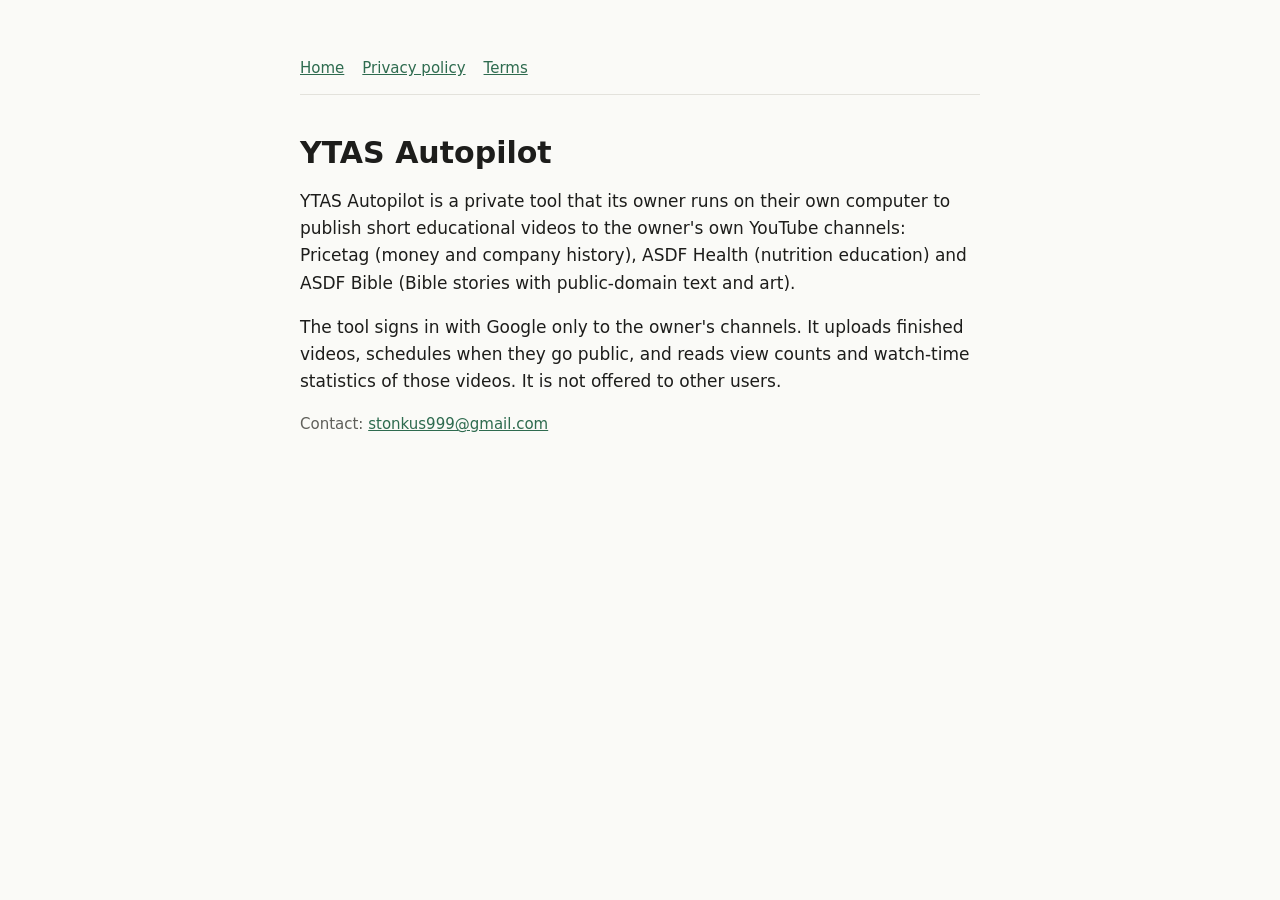
<file: index.html>
<!doctype html>
<html lang="en"><head><meta charset="utf-8"><meta name="viewport" content="width=device-width,initial-scale=1">
<title>YTAS Autopilot</title><link rel="stylesheet" href="style.css"></head>
<body><main>
<nav><a href="./">Home</a><a href="privacy.html">Privacy policy</a><a href="terms.html">Terms</a></nav>
<h1>YTAS Autopilot</h1>
<p>YTAS Autopilot is a private tool that its owner runs on their own computer to publish short educational videos
to the owner's own YouTube channels: Pricetag (money and company history), ASDF Health (nutrition education) and
ASDF Bible (Bible stories with public-domain text and art).</p>
<p>The tool signs in with Google only to the owner's channels. It uploads finished videos, schedules when they go
public, and reads view counts and watch-time statistics of those videos. It is not offered to other users.</p>
<p class="mute">Contact: <a href="mailto:stonkus999@gmail.com">stonkus999@gmail.com</a></p>
</main></body></html>
</file>
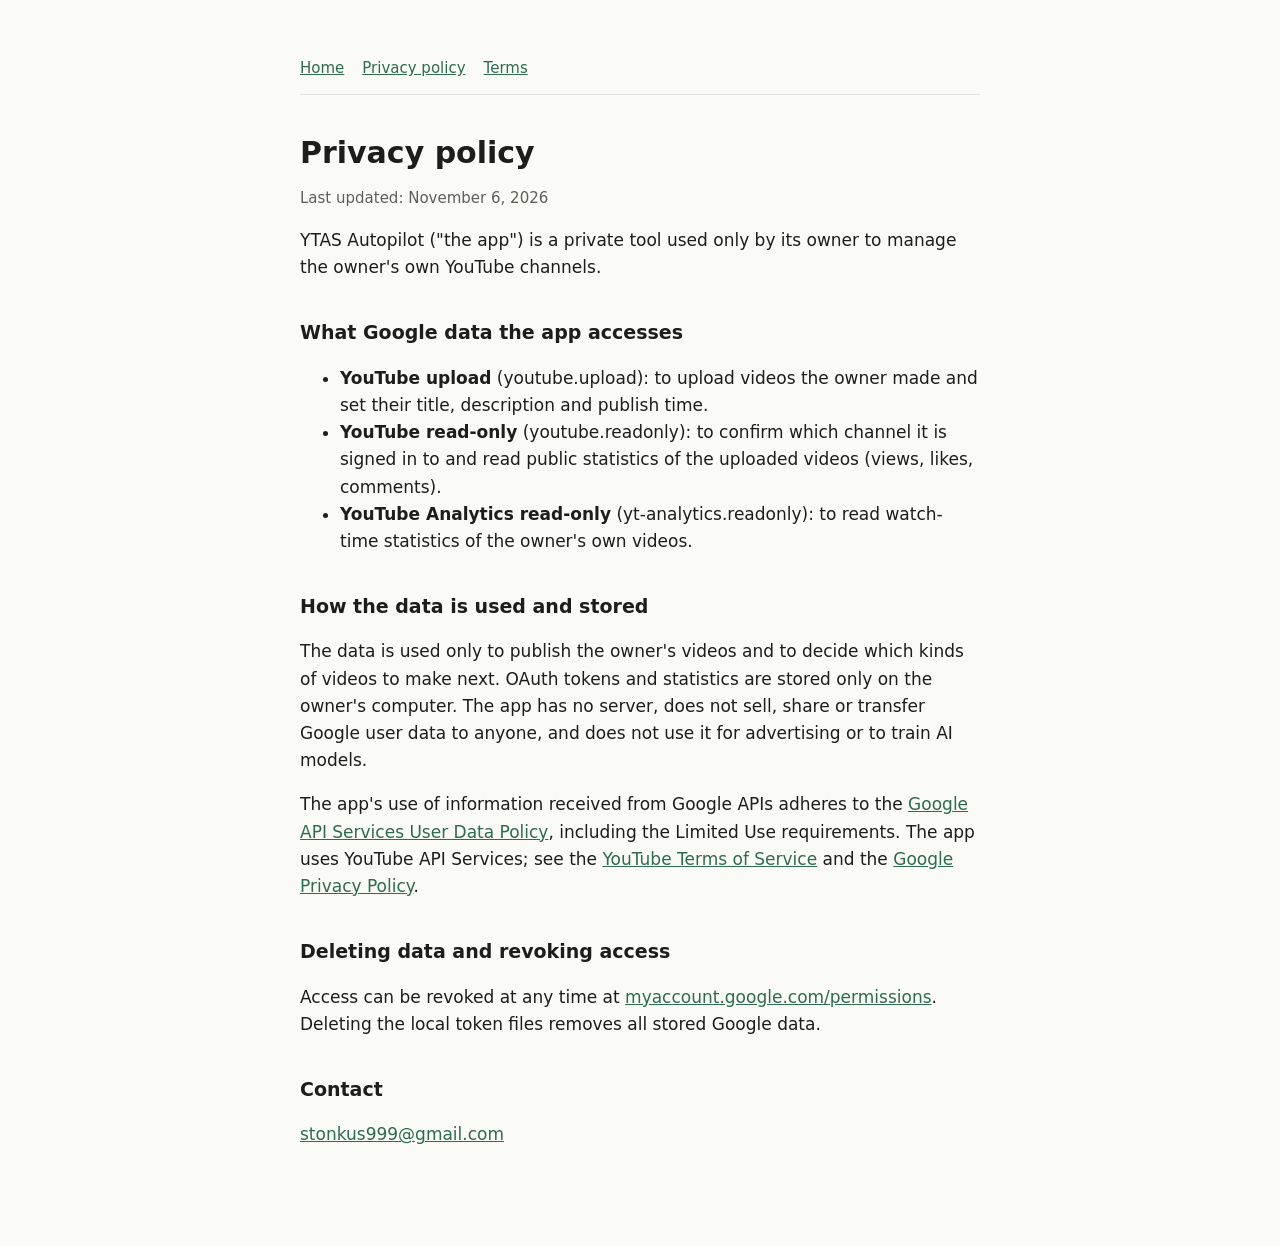
<file: privacy.html>
<!doctype html>
<html lang="en"><head><meta charset="utf-8"><meta name="viewport" content="width=device-width,initial-scale=1">
<title>YTAS Privacy</title><link rel="stylesheet" href="style.css"></head>
<body><main>
<nav><a href="./">Home</a><a href="privacy.html">Privacy policy</a><a href="terms.html">Terms</a></nav>
<h1>Privacy policy</h1>
<p class="mute">Last updated: November 6, 2026</p>
<p>YTAS Autopilot ("the app") is a private tool used only by its owner to manage the owner's own YouTube channels.</p>
<h2>What Google data the app accesses</h2>
<ul>
<li><b>YouTube upload</b> (youtube.upload): to upload videos the owner made and set their title, description and publish time.</li>
<li><b>YouTube read-only</b> (youtube.readonly): to confirm which channel it is signed in to and read public statistics of the uploaded videos (views, likes, comments).</li>
<li><b>YouTube Analytics read-only</b> (yt-analytics.readonly): to read watch-time statistics of the owner's own videos.</li>
</ul>
<h2>How the data is used and stored</h2>
<p>The data is used only to publish the owner's videos and to decide which kinds of videos to make next. OAuth tokens
and statistics are stored only on the owner's computer. The app has no server, does not sell, share or transfer
Google user data to anyone, and does not use it for advertising or to train AI models.</p>
<p>The app's use of information received from Google APIs adheres to the
<a href="https://developers.google.com/terms/api-services-user-data-policy">Google API Services User Data Policy</a>,
including the Limited Use requirements. The app uses YouTube API Services; see the
<a href="https://www.youtube.com/t/terms">YouTube Terms of Service</a> and the
<a href="https://policies.google.com/privacy">Google Privacy Policy</a>.</p>
<h2>Deleting data and revoking access</h2>
<p>Access can be revoked at any time at <a href="https://myaccount.google.com/permissions">myaccount.google.com/permissions</a>.
Deleting the local token files removes all stored Google data.</p>
<h2>Contact</h2>
<p><a href="mailto:stonkus999@gmail.com">stonkus999@gmail.com</a></p>
</main></body></html>
</file>
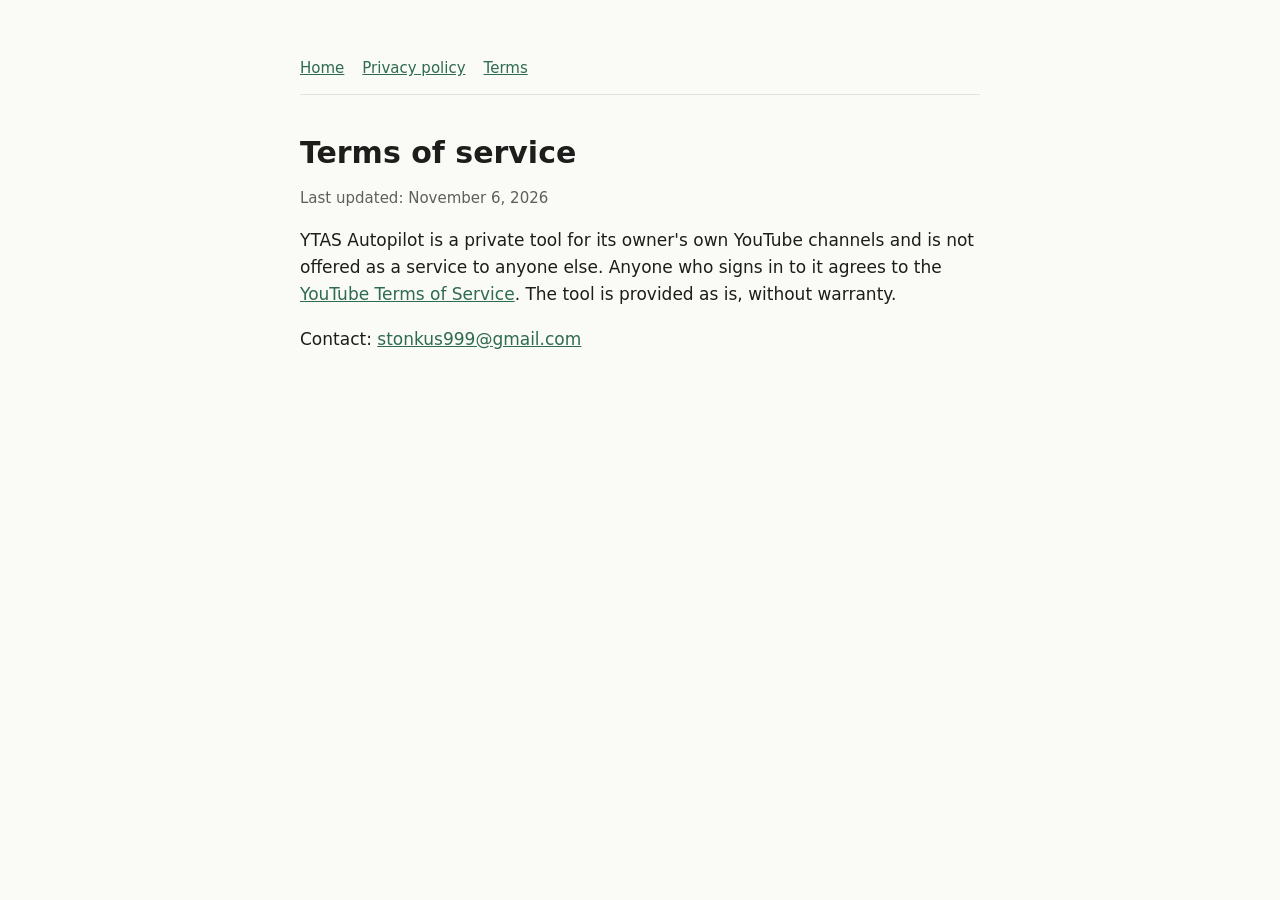
<file: terms.html>
<!doctype html>
<html lang="en"><head><meta charset="utf-8"><meta name="viewport" content="width=device-width,initial-scale=1">
<title>YTAS Terms</title><link rel="stylesheet" href="style.css"></head>
<body><main>
<nav><a href="./">Home</a><a href="privacy.html">Privacy policy</a><a href="terms.html">Terms</a></nav>
<h1>Terms of service</h1>
<p class="mute">Last updated: November 6, 2026</p>
<p>YTAS Autopilot is a private tool for its owner's own YouTube channels and is not offered as a service to anyone
else. Anyone who signs in to it agrees to the <a href="https://www.youtube.com/t/terms">YouTube Terms of Service</a>.
The tool is provided as is, without warranty.</p>
<p>Contact: <a href="mailto:stonkus999@gmail.com">stonkus999@gmail.com</a></p>
</main></body></html>
</file>
<file: style.css>
:root{--bg:#fafaf7;--ink:#1d1d1b;--mute:#5f5f5a;--line:#e3e2dc;--acc:#2e6b4f}
@media (prefers-color-scheme:dark){:root{--bg:#141413;--ink:#ecebe6;--mute:#a3a29b;--line:#2c2c29;--acc:#7cc5a1}}
body{margin:0;background:var(--bg);color:var(--ink);font:17px/1.6 system-ui,-apple-system,"Segoe UI",sans-serif}
main{max-width:680px;margin:0 auto;padding:56px 20px 80px}
h1{font-size:30px;line-height:1.2;margin:0 0 8px}h2{font-size:19px;margin:36px 0 8px}
p,li{color:var(--ink)}.mute{color:var(--mute);font-size:15px}a{color:var(--acc)}
nav{display:flex;gap:18px;font-size:15px;margin-bottom:40px;border-bottom:1px solid var(--line);padding-bottom:14px}
</file>
